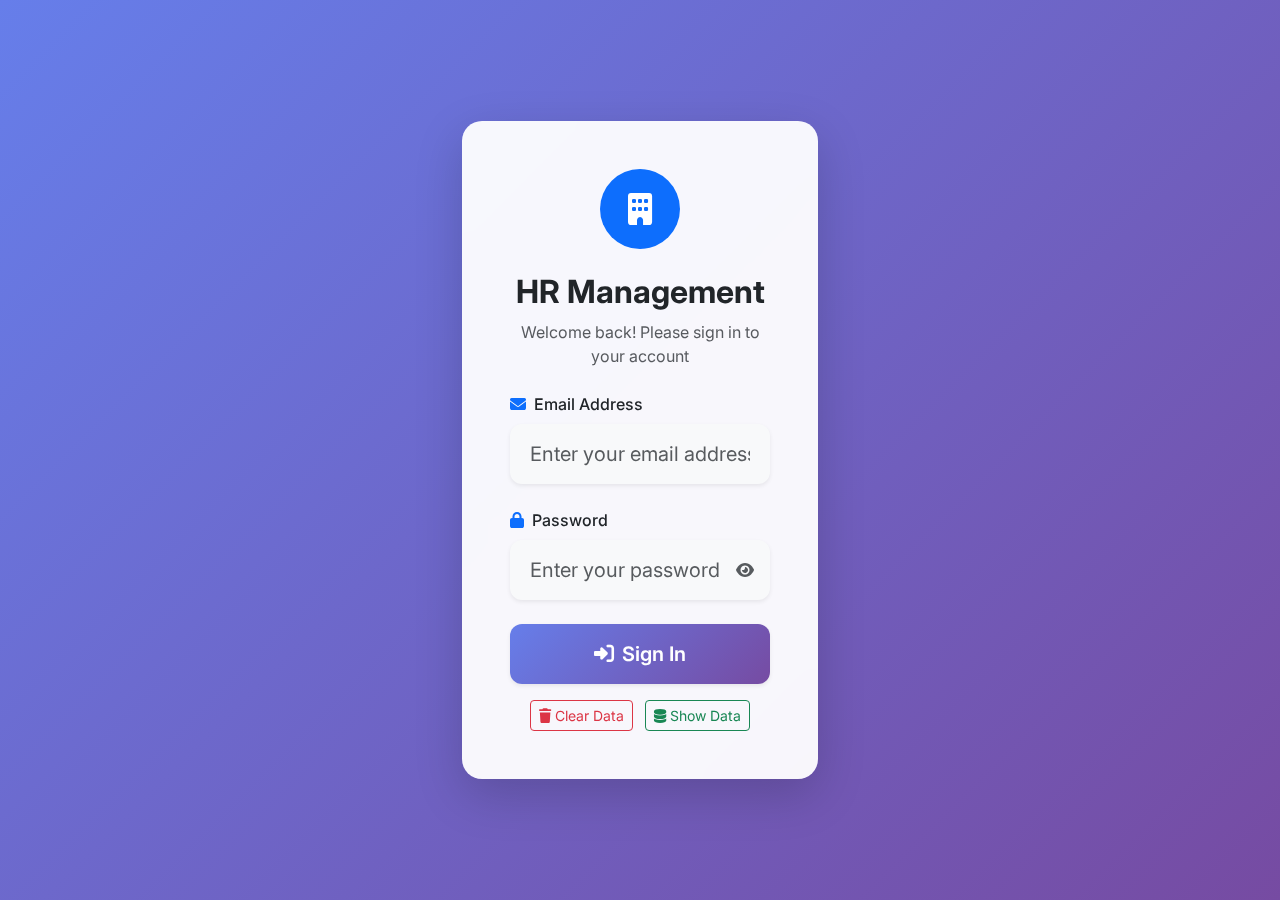
<file: index.html>
<!DOCTYPE html>
<html lang="en">
<head>
    <meta charset="UTF-8">
    <meta name="viewport" content="width=device-width, initial-scale=1.0">
    <title>HR Management System - Login</title>
    <link href="https://cdn.jsdelivr.net/npm/bootstrap@5.3.0/dist/css/bootstrap.min.css" rel="stylesheet">
    <link href="https://cdnjs.cloudflare.com/ajax/libs/font-awesome/6.4.0/css/all.min.css" rel="stylesheet">
    <link rel="preconnect" href="https://fonts.googleapis.com">
    <link rel="preconnect" href="https://fonts.gstatic.com" crossorigin>
    <link href="https://fonts.googleapis.com/css2?family=Inter:wght@300;400;500;600;700&display=swap" rel="stylesheet">
</head>
<body style="font-family: 'Inter', sans-serif; background: linear-gradient(135deg, #667eea 0%, #764ba2 100%); min-height: 100vh; display: flex; align-items: center; justify-content: center; margin: 0;">
    
    <!-- Background Pattern -->
    <div class="position-absolute w-100 h-100" style="background-image: url('data:image/svg+xml,%3Csvg width=%2260%22 height=%2260%22 viewBox=%220 0 60 60%22 xmlns=%22http://www.w3.org/2000/svg%22%3E%3Cg fill=%22none%22 fill-rule=%22evenodd%22%3E%3Cg fill=%22%23ffffff%22 fill-opacity=%220.05%22%3E%3Ccircle cx=%2230%22 cy=%2230%22 r=%222%22/%3E%3C/g%3E%3C/svg%3E'); opacity: 0.3;"></div>
    
    <div class="container">
        <div class="row justify-content-center">
            <div class="col-md-6 col-lg-5 col-xl-4">
                <div class="card shadow-lg border-0" style="border-radius: 20px; backdrop-filter: blur(10px); background: rgba(255, 255, 255, 0.95);">
                    <div class="card-body p-5">
                        <!-- Logo/Icon -->
                        <div class="text-center mb-4">
                            <div class="bg-primary rounded-circle d-inline-flex align-items-center justify-content-center" style="width: 80px; height: 80px;">
                                <i class="fas fa-building text-white" style="font-size: 2rem;"></i>
                            </div>
                        </div>
                        
                        <!-- Title -->
                        <div class="text-center mb-4">
                            <h2 class="fw-bold text-dark mb-2">HR Management</h2>
                            <p class="text-muted mb-0">Welcome back! Please sign in to your account</p>
                        </div>

                        <!-- Login Form -->
                        <form id="login-form" novalidate>
                            <div class="mb-4">
                                <label for="email" class="form-label text-dark fw-medium">
                                    <i class="fas fa-envelope me-2 text-primary"></i>Email Address
                                </label>
                                <input type="email" 
                                       id="email" 
                                       class="form-control form-control-lg border-0 shadow-sm" 
                                       placeholder="Enter your email address"
                                       style="background: #f8f9fa; border-radius: 12px; padding: 15px 20px; transition: all 0.3s ease;"
                                       required>
                                <div class="invalid-feedback">
                                    Please enter a valid email address.
                                </div>
                            </div>
                            
                            <div class="mb-4">
                                <label for="password" class="form-label text-dark fw-medium">
                                    <i class="fas fa-lock me-2 text-primary"></i>Password
                                </label>
                                <div class="position-relative">
                                    <input type="password" 
                                           id="password" 
                                           class="form-control form-control-lg border-0 shadow-sm" 
                                           placeholder="Enter your password"
                                           style="background: #f8f9fa; border-radius: 12px; padding: 15px 20px; padding-right: 50px; transition: all 0.3s ease;"
                                           required
                                           minlength="3">
                                    <button type="button" 
                                            class="btn position-absolute end-0 top-50 translate-middle-y me-3 p-0 border-0 bg-transparent"
                                            onclick="togglePassword()"
                                            style="z-index: 10;">
                                        <i id="password-toggle" class="fas fa-eye text-muted"></i>
                                    </button>
                                </div>
                                <div class="invalid-feedback">
                                    Password must be at least 3 characters long.
                                </div>
                            </div>

                            <!-- Sign In Button -->
                            <button type="submit" 
                                    id="sign-in-btn"
                                    class="btn btn-primary btn-lg w-100 fw-semibold shadow-sm"
                                    style="border-radius: 12px; padding: 15px; background: linear-gradient(135deg, #667eea 0%, #764ba2 100%); border: none; transition: all 0.3s ease;">
                                <span id="btn-text">
                                    <i class="fas fa-sign-in-alt me-2"></i>Sign In
                                </span>
                                <span id="btn-loading" class="d-none">
                                    <i class="fas fa-spinner fa-spin me-2"></i>Signing In...
                                </span>
                            </button>
                        </form>

                        <!-- Success Message -->
                        <div id="success-message" class="d-none mt-3">
                            <div class="alert alert-success border-0 shadow-sm" style="border-radius: 12px; background: linear-gradient(135deg, #d4edda 0%, #c3e6cb 100%);">
                                <i class="fas fa-check-circle me-2"></i>
                                <span id="success-text">Login successful! Redirecting...</span>
                            </div>
                        </div>

                        <!-- Enhanced Error Message -->
                        <div id="error-message" class="d-none mt-3">
                            <div class="alert alert-danger border-0 shadow-sm position-relative" style="border-radius: 12px; background: linear-gradient(135deg, #f8d7da 0%, #f5c6cb 100%); animation: slideIn 0.3s ease-out;">
                                <button type="button" class="btn-close position-absolute top-0 end-0 mt-2 me-2" onclick="hideError()"></button>
                                <div class="d-flex align-items-center">
                                    <i class="fas fa-exclamation-triangle me-3 text-danger" style="font-size: 1.2rem;"></i>
                                    <div>
                                        <strong>Login Failed</strong><br>
                                        <span id="error-text"></span>
                                    </div>
                                </div>
                            </div>
                        </div>
                        
                        
                        <!-- Debug buttons -->
                        <div class="mt-3 text-center">
                            <button type="button" onclick="clearAndReload()" class="btn btn-outline-danger btn-sm me-2">
                                <i class="fas fa-trash me-1"></i>Clear Data
                            </button>
                            <button type="button" onclick="showStorageData()" class="btn btn-outline-success btn-sm">
                                <i class="fas fa-database me-1"></i>Show Data
                            </button>
                        </div>
                    </div>
                </div>
            </div>
        </div>
    </div>

    <style>
        @keyframes slideIn {
            from {
                opacity: 0;
                transform: translateY(-20px);
            }
            to {
                opacity: 1;
                transform: translateY(0);
            }
        }
        
        @keyframes shake {
            0%, 100% { transform: translateX(0); }
            10%, 30%, 50%, 70%, 90% { transform: translateX(-5px); }
            20%, 40%, 60%, 80% { transform: translateX(5px); }
        }
        
        .form-control:focus {
            box-shadow: 0 0 0 0.25rem rgba(102, 126, 234, 0.25) !important;
            border-color: #667eea !important;
            background: #ffffff !important;
        }
        
        .form-control.is-invalid {
            border: 2px solid #dc3545 !important;
            animation: shake 0.5s ease-in-out;
        }
        
        .form-control.is-valid {
            border: 2px solid #28a745 !important;
        }
        
        .btn:hover {
            transform: translateY(-2px);
            box-shadow: 0 8px 25px rgba(102, 126, 234, 0.4);
        }
        
        .alert {
            animation: slideIn 0.3s ease-out;
        }
        
        .card {
            transition: all 0.3s ease;
        }
        
        .card:hover {
            transform: translateY(-5px);
            box-shadow: 0 20px 40px rgba(0, 0, 0, 0.1) !important;
        }
    </style>

    <script src="https://cdn.jsdelivr.net/npm/bootstrap@5.3.0/dist/js/bootstrap.bundle.min.js"></script>
    <script src="js/storage.js"></script>
    <script src="js/auth.js"></script>
    <script>
        function togglePassword() {
            const passwordInput = document.getElementById('password');
            const toggleIcon = document.getElementById('password-toggle');
            
            if (passwordInput.type === 'password') {
                passwordInput.type = 'text';
                toggleIcon.className = 'fas fa-eye-slash text-muted';
            } else {
                passwordInput.type = 'password';
                toggleIcon.className = 'fas fa-eye text-muted';
            }
        }
        
        function clearAndReload() {
            localStorage.clear();
            console.log('Cleared localStorage, reloading data...');
            initializeData().then(() => {
                console.log('Data reloaded');
            });
        }
        
        function showStorageData() {
            const employees = JSON.parse(localStorage.getItem('employees') || '[]');
            console.log('Current employees in storage:', employees);
            alert(`Found ${employees.length} employees in storage. Check console for details.`);
        }
        
        // Enhanced error display
        function showError(message) {
            const errorDiv = document.getElementById('error-message');
            const errorText = document.getElementById('error-text');
            errorText.textContent = message;
            errorDiv.classList.remove('d-none');
            
            // Auto-hide after 8 seconds
            setTimeout(() => {
                hideError();
            }, 8000);
        }
        
        function hideError() {
            const errorDiv = document.getElementById('error-message');
            errorDiv.classList.add('d-none');
        }
        
        function showSuccess(message) {
            const successDiv = document.getElementById('success-message');
            const successText = document.getElementById('success-text');
            successText.textContent = message;
            successDiv.classList.remove('d-none');
            
            setTimeout(() => {
                successDiv.classList.add('d-none');
            }, 3000);
        }
        
        function setLoading(isLoading) {
            const btn = document.getElementById('sign-in-btn');
            const btnText = document.getElementById('btn-text');
            const btnLoading = document.getElementById('btn-loading');
            
            if (isLoading) {
                btn.disabled = true;
                btnText.classList.add('d-none');
                btnLoading.classList.remove('d-none');
            } else {
                btn.disabled = false;
                btnText.classList.remove('d-none');
                btnLoading.classList.add('d-none');
            }
        }
        
        function validateField(field) {
            const value = field.value.trim();
            let isValid = true;
            
            if (field.type === 'email') {
                const emailRegex = /^[^\s@]+@[^\s@]+\.[^\s@]+$/;
                isValid = emailRegex.test(value) && value.length > 0;
            } else if (field.type === 'password') {
                isValid = value.length >= 3;
            } else {
                isValid = value.length > 0;
            }
            
            if (isValid) {
                field.classList.remove('is-invalid');
                field.classList.add('is-valid');
            } else {
                field.classList.remove('is-valid');
                field.classList.add('is-invalid');
            }
            
            return isValid;
        }
        
        // Real-time validation
        document.addEventListener('DOMContentLoaded', function() {
            const emailField = document.getElementById('email');
            const passwordField = document.getElementById('password');
            
            emailField.addEventListener('blur', () => validateField(emailField));
            passwordField.addEventListener('blur', () => validateField(passwordField));
            
            emailField.addEventListener('input', () => {
                if (emailField.classList.contains('is-invalid')) {
                    validateField(emailField);
                }
            });
            
            passwordField.addEventListener('input', () => {
                if (passwordField.classList.contains('is-invalid')) {
                    validateField(passwordField);
                }
            });
        });
        
        // Override the original functions
        window.showError = showError;
        window.showSuccess = showSuccess;
        window.setLoading = setLoading;
        window.validateField = validateField;
    </script>
</body>
</html>
</file>
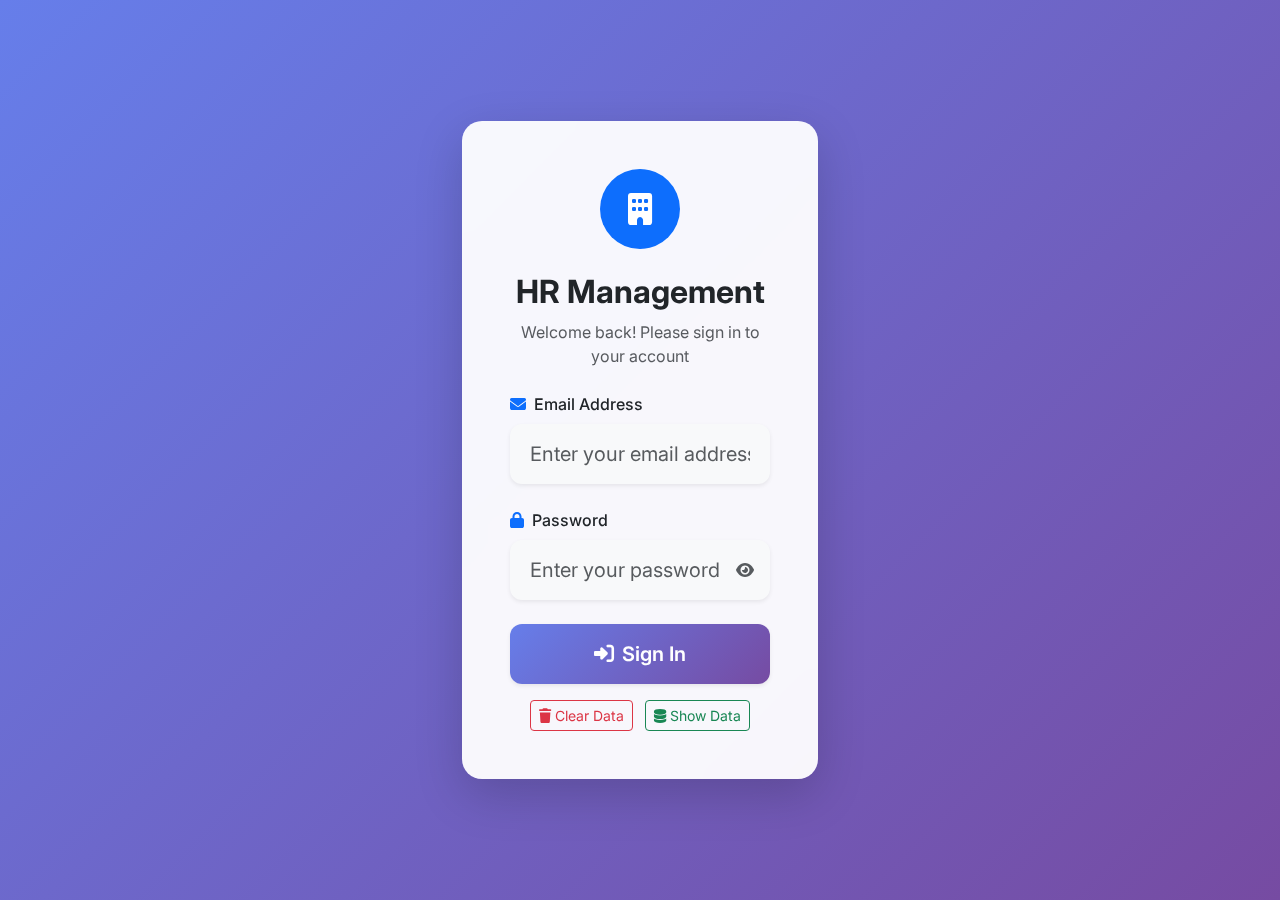
<file: manager.html>
<!DOCTYPE html>
<html lang="en">
<head>
    <meta charset="UTF-8">
    <meta name="viewport" content="width=device-width, initial-scale=1.0">
    <title>Approvals - Manager</title>
    <link href="https://cdn.jsdelivr.net/npm/bootstrap@5.3.0/dist/css/bootstrap.min.css" rel="stylesheet">
    <link rel="stylesheet" href="https://cdnjs.cloudflare.com/ajax/libs/font-awesome/6.4.0/css/all.min.css">
    <link rel="stylesheet" href="css/style.css">
</head>
<body>
    <nav class="navbar navbar-expand-lg navbar-dark bg-primary">
        <div class="container-fluid">
            <a class="navbar-brand" href="index.html">
                <i class="fas fa-users-cog me-2"></i>Manager Dashboard
            </a>
            <button class="navbar-toggler" type="button" data-bs-toggle="collapse" data-bs-target="#navbarNav">
                <span class="navbar-toggler-icon"></span>
            </button>
            <div class="collapse navbar-collapse" id="navbarNav">
                <ul class="navbar-nav me-auto">
                    <li class="nav-item">
                        <a class="nav-link active" href="manager.html">
                            <i class="fas fa-clipboard-check me-1"></i>Approvals Queue
                        </a>
                    </li>
                    <li class="nav-item">
                        <a class="nav-link" href="team-attendance.html">
                            <i class="fas fa-users me-1"></i>Team Attendance
                        </a>
                    </li>
                    <li class="nav-item">
                        <a class="nav-link" href="team-tasks.html">
                            <i class="fas fa-project-diagram me-1"></i>Team Tasks
                        </a>
                    </li>
                </ul>
                <button onclick="handleLogout()" class="btn btn-outline-light">
                    <i class="fas fa-sign-out-alt me-1"></i>Logout
                </button>
            </div>
        </div>
    </nav>

    <div class="container-fluid py-4">
        <div class="row">
            <div class="col-12">
                <h2 class="mb-4">
                    <i class="fas fa-user-tie me-2"></i>Welcome, <span id="manager-name"></span>!
                </h2>
            </div>
        </div>

        <!-- Summary Cards -->
        <div class="row mb-4">
            <div class="col-md-4 mb-3">
                <div class="card bg-warning text-white">
                    <div class="card-body">
                        <div class="d-flex justify-content-between">
                            <div>
                                <h6 class="card-title">Pending Requests</h6>
                                <h3 id="pending-count">0</h3>
                            </div>
                            <i class="fas fa-clock fa-2x opacity-75"></i>
                        </div>
                    </div>
                </div>
            </div>
            <div class="col-md-4 mb-3">
                <div class="card bg-info text-white">
                    <div class="card-body">
                        <div class="d-flex justify-content-between">
                            <div>
                                <h6 class="card-title">Team Members</h6>
                                <h3 id="team-count">0</h3>
                            </div>
                            <i class="fas fa-users fa-2x opacity-75"></i>
                        </div>
                    </div>
                </div>
            </div>
            <div class="col-md-4 mb-3">
                <div class="card bg-success text-white">
                    <div class="card-body">
                        <div class="d-flex justify-content-between">
                            <div>
                                <h6 class="card-title">Present Today</h6>
                                <h3 id="present-count">0</h3>
                            </div>
                            <i class="fas fa-check-circle fa-2x opacity-75"></i>
                        </div>
                    </div>
                </div>
            </div>
        </div>

        <!-- Approvals Queue -->
        <div class="row">
            <div class="col-12">
                <div class="card">
                    <div class="card-header">
                        <h5 class="card-title mb-0">
                            <i class="fas fa-clipboard-check me-2"></i>Approvals Queue
                        </h5>
                    </div>
                    <div class="card-body">
                        <div class="table-responsive">
                            <table class="table table-striped" id="requests-table">
                                <thead>
                                    <tr>
                                        <th>Request ID</th>
                                        <th>Employee Name</th>
                                        <th>Type</th>
                                        <th>Date</th>
                                        <th>Reason</th>
                                        <th>Actions</th>
                                    </tr>
                                </thead>
                                <tbody>
                                    <!-- Approval items will be populated here -->
                                </tbody>
                            </table>
                        </div>
                    </div>
                </div>
            </div>
        </div>
    </div>

    <script src="https://cdn.jsdelivr.net/npm/bootstrap@5.3.0/dist/js/bootstrap.bundle.min.js"></script>
    <script src="js/storage.js"></script>
    <script src="js/app.js"></script>
    <script src="js/manager.js"></script>
</body>
</html>
</file>
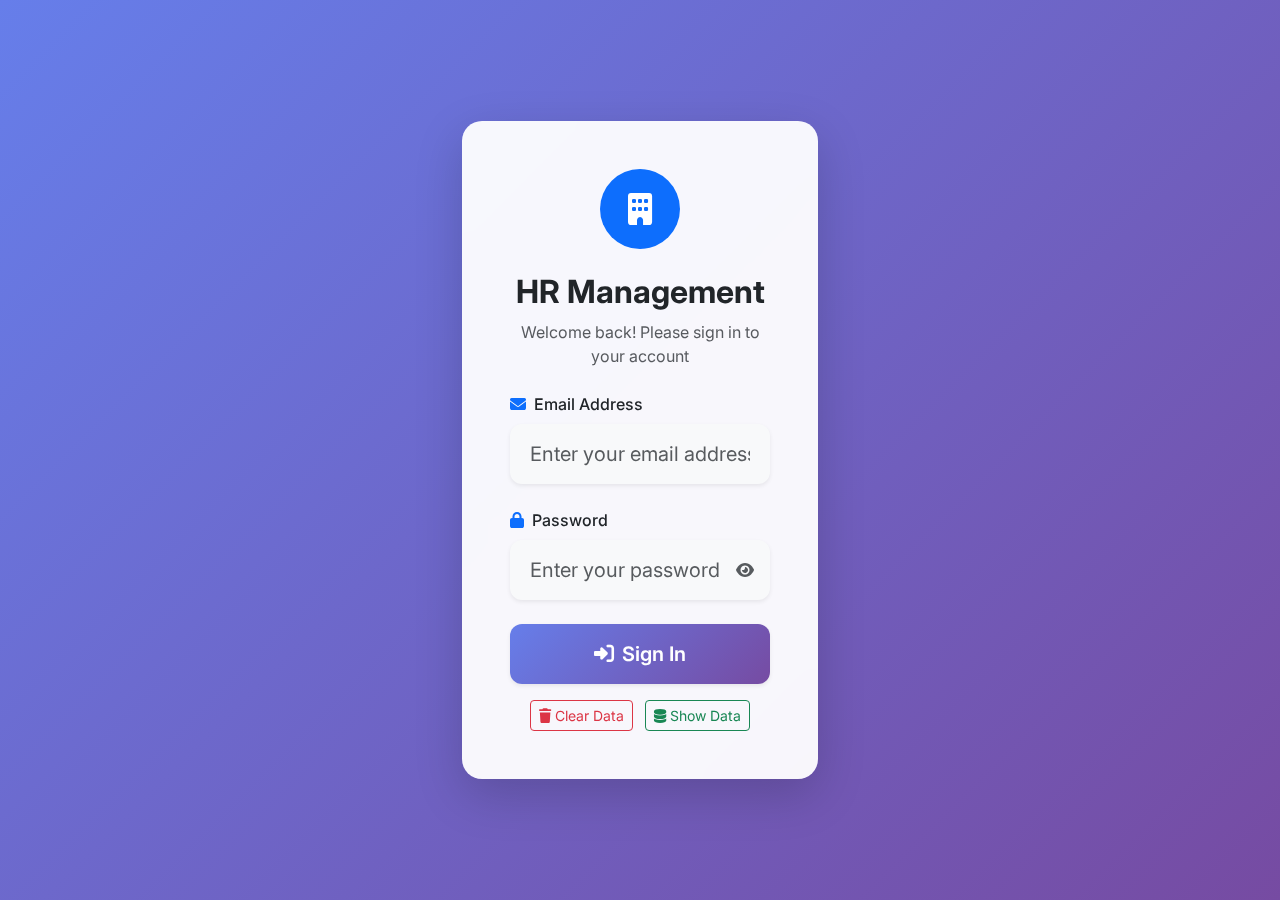
<file: requests.html>
<!DOCTYPE html>
<html lang="en">
<head>
    <meta charset="UTF-8">
    <meta name="viewport" content="width=device-width, initial-scale=1.0">
    <title>Request Center - Employee</title>
    <link href="https://cdn.jsdelivr.net/npm/bootstrap@5.3.0/dist/css/bootstrap.min.css" rel="stylesheet">
    <link rel="stylesheet" href="https://cdnjs.cloudflare.com/ajax/libs/font-awesome/6.4.0/css/all.min.css">
    <link rel="stylesheet" href="css/style.css">
    <link href="https://fonts.googleapis.com/css2?family=Inter:wght@300;400;500;600;700&display=swap" rel="stylesheet">
    <style>
        body {
            font-family: 'Inter', sans-serif;
            background: linear-gradient(135deg, #e3f2fd 0%, #f1f8e9 100%);
            min-height: 100vh;
        }
        .navbar {
            background: rgba(255, 255, 255, 0.95) !important;
            backdrop-filter: blur(10px);
            box-shadow: 0 2px 20px rgba(0, 0, 0, 0.1);
            border-bottom: 1px solid rgba(255, 255, 255, 0.2);
        }
        .navbar-brand, .nav-link {
            color: #333 !important;
        }
        .navbar-brand:hover, .nav-link:hover {
            color: #81d4fa !important;
        }
        .card {
            border: none;
            border-radius: 16px;
            box-shadow: 0 8px 32px rgba(0, 0, 0, 0.1);
            backdrop-filter: blur(10px);
            background: rgba(255, 255, 255, 0.95);
            transition: all 0.3s ease;
        }
        .card:hover {
            transform: translateY(-5px);
            box-shadow: 0 20px 60px rgba(0, 0, 0, 0.15);
        }
        .card-header {
            background: linear-gradient(135deg, #81d4fa 0%, #4fc3f7 100%);
            color: white;
            border-bottom: none;
            padding: 1.5rem;
            border-radius: 16px 16px 0 0 !important;
        }
        .page-header {
            background: rgba(255, 255, 255, 0.9);
            backdrop-filter: blur(10px);
            border-radius: 20px;
            padding: 2.5rem;
            margin-bottom: 2rem;
            box-shadow: 0 10px 40px rgba(0, 0, 0, 0.1);
            border: 1px solid rgba(255, 255, 255, 0.2);
        }
        .btn {
            border-radius: 12px;
            font-weight: 500;
            transition: all 0.3s ease;
        }
        .btn-primary {
            background: linear-gradient(135deg, #81d4fa 0%, #4fc3f7 100%);
            border: none;
        }
        .btn-primary:hover {
            transform: translateY(-2px);
            box-shadow: 0 8px 25px rgba(129, 212, 250, 0.4);
        }
        .form-control, .form-select {
            border-radius: 12px;
            border: 2px solid #e9ecef;
            padding: 12px 16px;
            transition: all 0.3s ease;
        }
        .form-control:focus, .form-select:focus {
            border-color: #81d4fa;
            box-shadow: 0 0 0 0.2rem rgba(129, 212, 250, 0.25);
        }
        .table {
            border-radius: 12px;
            overflow: hidden;
        }
        .table thead th {
            background: linear-gradient(135deg, #f8f9fa 0%, #e9ecef 100%);
            border: none;
            font-weight: 600;
            color: #495057;
        }
        .badge {
            border-radius: 20px;
            padding: 8px 16px;
            font-weight: 500;
        }
    </style>
</head>
<body>
    <nav class="navbar navbar-expand-lg navbar-dark bg-primary">
        <div class="container-fluid">
            <a class="navbar-brand" href="index.html">
                <i class="fas fa-user me-2"></i>Employee Portal
            </a>
            <button class="navbar-toggler" type="button" data-bs-toggle="collapse" data-bs-target="#navbarNav">
                <span class="navbar-toggler-icon"></span>
            </button>
            <div class="collapse navbar-collapse" id="navbarNav">
                <ul class="navbar-nav me-auto">
                    <li class="nav-item">
                        <a class="nav-link" href="employee.html">
                            <i class="fas fa-calendar-check me-1"></i>My Attendance
                        </a>
                    </li>
                    <li class="nav-item">
                        <a class="nav-link active" href="requests.html">
                            <i class="fas fa-paper-plane me-1"></i>Request Center
                        </a>
                    </li>
                    <li class="nav-item">
                        <a class="nav-link" href="tasks.html">
                            <i class="fas fa-tasks me-1"></i>My Tasks
                        </a>
                    </li>
                </ul>
                <button onclick="handleLogout()" class="btn btn-outline-light">
                    <i class="fas fa-sign-out-alt me-1"></i>Logout
                </button>
            </div>
        </div>
    </nav>

    <div class="container-fluid py-4">
        <!-- Enhanced Page Header -->
        <div class="row mb-4">
            <div class="col-12">
                <div class="page-header">
                    <div class="row align-items-center">
                        <div class="col-md-8">
                            <h1 class="display-6 fw-bold mb-2 text-primary">
                                <i class="fas fa-paper-plane me-3 text-primary"></i>Request Center
                            </h1>
                            <p class="text-muted mb-0">Submit leave requests, remote work applications, and track your request history</p>
                        </div>
                        <div class="col-md-4 text-end">
                            <div class="d-flex align-items-center justify-content-end">
                                <i class="fas fa-calendar-alt text-muted me-2"></i>
                                <span class="text-muted" id="current-date"></span>
                            </div>
                        </div>
                    </div>
                </div>
            </div>
        </div>

        <div class="row">
            <!-- New Request Form -->
            <div class="col-lg-4 mb-4">
                <div class="card">
                    <div class="card-header">
                        <h5 class="card-title mb-0">
                            <i class="fas fa-plus-circle me-2"></i>Submit New Request
                        </h5>
                    </div>
                    <div class="card-body">
                        <!-- Quota Display -->
                        <div class="mb-4" id="quotaDisplay">
                            <h6 class="text-muted mb-3">Monthly Quotas</h6>
                            <div class="row g-2">
                                <div class="col-6">
                                    <div class="text-center p-2 bg-light rounded">
                                        <small class="text-muted d-block">Tardiness</small>
                                        <span class="fw-bold" id="tardinessQuota">0/2</span>
                                    </div>
                                </div>
                                <div class="col-6">
                                    <div class="text-center p-2 bg-light rounded">
                                        <small class="text-muted d-block">Absence</small>
                                        <span class="fw-bold" id="absenceQuota">0/3</span>
                                    </div>
                                </div>
                                <div class="col-6">
                                    <div class="text-center p-2 bg-light rounded">
                                        <small class="text-muted d-block">WFH</small>
                                        <span class="fw-bold" id="wfhQuota">0/5</span>
                                    </div>
                                </div>
                                <div class="col-6">
                                    <div class="text-center p-2 bg-light rounded">
                                        <small class="text-muted d-block">Overtime</small>
                                        <span class="fw-bold" id="overtimeQuota">0/20h</span>
                                    </div>
                                </div>
                            </div>
                        </div>

                        <form id="newRequestForm">
                            <div class="mb-3">
                                <label for="requestType" class="form-label">Request Type</label>
                                <select id="requestType" class="form-select" required>
                                    <option value="">Select request type...</option>
                                    <option value="Tardiness">Tardiness Permission</option>
                                    <option value="Absence">Absence Request</option>
                                    <option value="Work from Home">Work from Home</option>
                                    <option value="Overtime">Overtime Request</option>
                                    <option value="Deadline Extension">Deadline Extension</option>
                                </select>
                            </div>
                            
                            <!-- Dynamic form fields based on request type -->
                            <div id="dynamicFields"></div>
                            
                            <div class="mb-3">
                                <label for="requestReason" class="form-label">Reason</label>
                                <textarea id="requestReason" class="form-control" rows="3" placeholder="Reason for request..." required></textarea>
                            </div>
                            
                            <div class="mb-3" id="quotaWarning" style="display: none;">
                                <div class="alert alert-warning mb-0">
                                    <i class="fas fa-exclamation-triangle me-2"></i>
                                    <span id="quotaWarningText"></span>
                                </div>
                            </div>
                            
                            <button type="submit" class="btn btn-primary w-100" id="submitBtn">
                                <i class="fas fa-paper-plane me-2"></i>Submit Request
                            </button>
                        </form>
                    </div>
                </div>
            </div>

            <!-- Request History -->
            <div class="col-lg-8 mb-4">
                <div class="card">
                    <div class="card-header">
                        <h5 class="card-title mb-0">
                            <i class="fas fa-history me-2"></i>My Request History
                        </h5>
                    </div>
                    <div class="card-body">
                        <div class="table-responsive">
                            <table class="table table-striped" id="requestsTable">
                                <thead>
                                    <tr>
                                        <th>Request ID</th>
                                        <th>Type</th>
                                        <th>Date</th>
                                        <th>Status</th>
                                        <th>Reason</th>
                                        <th>Actions</th>
                                    </tr>
                                </thead>
                                <tbody>
                                    <!-- Request history will be populated here -->
                                </tbody>
                            </table>
                        </div>
                    </div>
                </div>
            </div>
        </div>
    </div>

    <script src="https://cdn.jsdelivr.net/npm/bootstrap@5.3.0/dist/js/bootstrap.bundle.min.js"></script>
    <script src="js/app.js"></script>
    <script src="js/storage.js"></script>
    <script src="js/requests.js"></script>
</body>
</html>
</file>
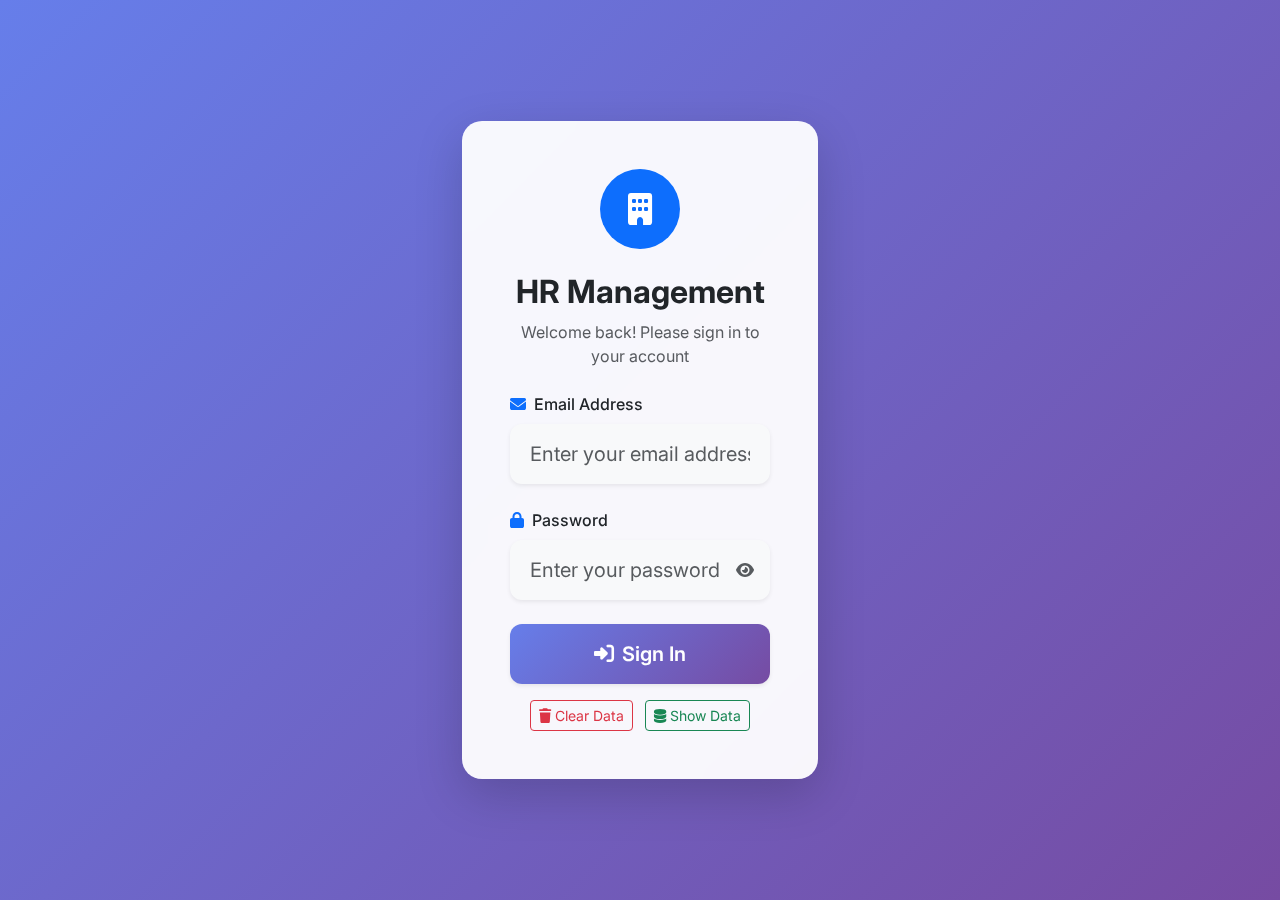
<file: security.html>
<!DOCTYPE html>
<html lang="en">
<head>
    <meta charset="UTF-8">
    <meta name="viewport" content="width=device-width, initial-scale=1.0">
    <title>Attendance Board - Security</title>
    <link href="https://cdn.jsdelivr.net/npm/bootstrap@5.3.0/dist/css/bootstrap.min.css" rel="stylesheet">
    <link rel="stylesheet" href="https://cdnjs.cloudflare.com/ajax/libs/font-awesome/6.4.0/css/all.min.css">
    <link rel="stylesheet" href="css/style.css">
</head>
<body>
    <nav class="navbar navbar-expand-lg navbar-dark bg-primary">
        <div class="container-fluid">
            <a class="navbar-brand" href="index.html">
                <i class="fas fa-shield-alt me-2"></i>Security Management
            </a>
            <button class="navbar-toggler" type="button" data-bs-toggle="collapse" data-bs-target="#navbarNav">
                <span class="navbar-toggler-icon"></span>
            </button>
            <div class="collapse navbar-collapse" id="navbarNav">
                <ul class="navbar-nav me-auto">
                    <li class="nav-item">
                        <a class="nav-link active" href="security.html">
                            <i class="fas fa-shield-alt me-1"></i>Attendance Board
                        </a>
                    </li>
                </ul>
                <span class="navbar-text me-3">
                    <i class="fas fa-user me-1"></i><span id="security-name">Security</span>
                </span>
                <button onclick="handleLogout()" class="btn btn-outline-light">
                    <i class="fas fa-sign-out-alt me-1"></i>Logout
                </button>
            </div>
        </div>
    </nav>

    <div class="container-fluid py-4">
        <div class="row">
            <div class="col-12">
                <h2 class="mb-4">
                    <i class="fas fa-shield-alt me-2"></i>Attendance Board
                </h2>
            </div>
        </div>

        <div class="row">
            <!-- Employee Check-in Form -->
            <div class="col-lg-4 mb-4">
                <div class="card">
                    <div class="card-header">
                        <h5 class="card-title mb-0">
                            <i class="fas fa-clock me-2"></i>Employee Check-in
                        </h5>
                    </div>
                    <div class="card-body">
                        <form id="attendance-form">
                            <div class="mb-3">
                                <label for="employee-id" class="form-label">Employee ID</label>
                                <input type="text" id="employee-id" class="form-control" placeholder="Enter Employee ID" required>
                            </div>
                            <button type="submit" class="btn btn-primary w-100">
                                <i class="fas fa-clock me-2"></i>Record Check-in
                            </button>
                        </form>
                    </div>
                </div>

                <!-- Quick Stats -->
                <div class="card mt-4">
                    <div class="card-header">
                        <h6 class="card-title mb-0">
                            <i class="fas fa-chart-bar me-2"></i>Today's Summary
                        </h6>
                    </div>
                    <div class="card-body">
                        <div class="row text-center">
                            <div class="col-6">
                                <div class="border-end">
                                    <h4 class="text-success mb-1" id="present-count">0</h4>
                                    <small class="text-muted">Present</small>
                                </div>
                            </div>
                            <div class="col-6">
                                <h4 class="text-warning mb-1" id="late-count">0</h4>
                                <small class="text-muted">Late</small>
                            </div>
                        </div>
                    </div>
                </div>
            </div>

            <!-- Today's Attendance Table -->
            <div class="col-lg-8 mb-4">
                <div class="card">
                    <div class="card-header">
                        <h5 class="card-title mb-0">
                            <i class="fas fa-calendar-day me-2"></i>Today's Attendance
                        </h5>
                    </div>
                    <div class="card-body">
                        <div class="table-responsive">
                            <table class="table table-striped" id="attendance-table">
                                <thead>
                                    <tr>
                                        <th>Employee ID</th>
                                        <th>Name</th>
                                        <th>Check-in Time</th>
                                        <th>Status</th>
                                    </tr>
                                </thead>
                                <tbody>
                                    <!-- Attendance records will be populated here -->
                                </tbody>
                            </table>
                        </div>
                    </div>
                </div>
            </div>
        </div>
    </div>

    <script src="https://cdn.jsdelivr.net/npm/bootstrap@5.3.0/dist/js/bootstrap.bundle.min.js"></script>
    <script src="js/app.js"></script>
    <script src="js/storage.js"></script>
    <script src="js/security.js"></script>
</body>
</html>
</file>
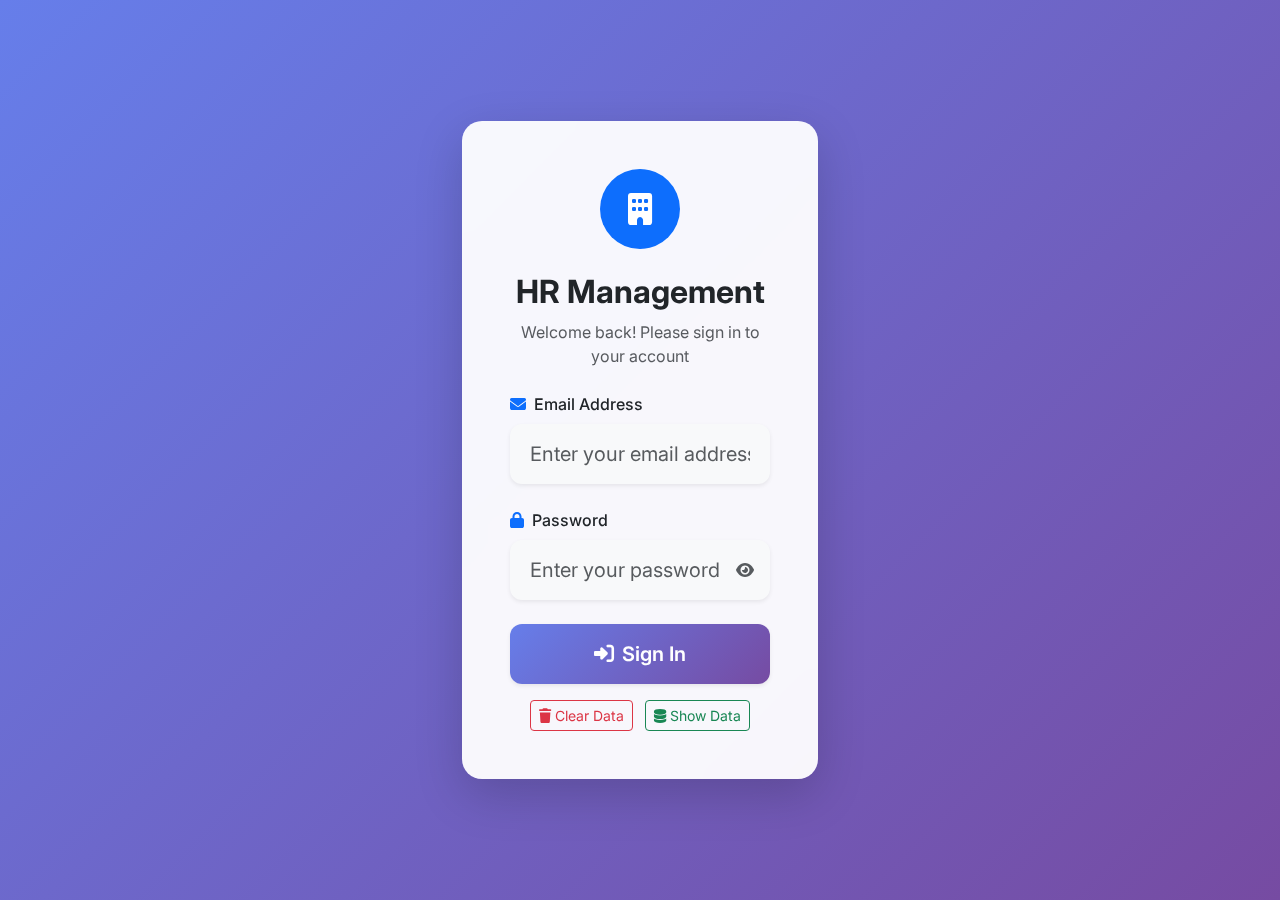
<file: settings.html>
<!DOCTYPE html>
<html lang="en">
<head>
    <meta charset="UTF-8">
    <meta name="viewport" content="width=device-width, initial-scale=1.0">
    <title>Settings - Admin</title>
    <link href="https://cdn.jsdelivr.net/npm/bootstrap@5.3.0/dist/css/bootstrap.min.css" rel="stylesheet">
    <link rel="stylesheet" href="https://cdnjs.cloudflare.com/ajax/libs/font-awesome/6.4.0/css/all.min.css">
    <link href="https://fonts.googleapis.com/css2?family=Inter:wght@300;400;500;600;700&display=swap" rel="stylesheet">
    <link rel="stylesheet" href="css/style.css">
    <style>
        body {
            font-family: 'Inter', sans-serif;
            background: linear-gradient(135deg, #e3f2fd 0%, #f1f8e9 100%);
            min-height: 100vh;
        }
        .navbar {
            background: rgba(255, 255, 255, 0.95) !important;
            backdrop-filter: blur(10px);
            box-shadow: 0 2px 20px rgba(0, 0, 0, 0.1);
            border-bottom: 1px solid rgba(255, 255, 255, 0.2);
        }
        .navbar-brand, .nav-link {
            color: #333 !important;
            font-weight: 500;
        }
        .navbar-brand:hover, .nav-link:hover {
            color: #667eea !important;
        }
        .btn-outline-light {
            color: #333;
            border-color: #333;
        }
        .btn-outline-light:hover {
            background-color: #667eea;
            border-color: #667eea;
            color: white;
        }
        .page-header {
            background: rgba(255, 255, 255, 0.95);
            backdrop-filter: blur(10px);
            border-radius: 20px;
            padding: 2.5rem;
            margin-bottom: 2rem;
            box-shadow: 0 10px 40px rgba(0, 0, 0, 0.1);
            border: 1px solid rgba(255, 255, 255, 0.2);
        }
        .settings-card {
            background: rgba(255, 255, 255, 0.95);
            backdrop-filter: blur(10px);
            border: none;
            border-radius: 16px;
            box-shadow: 0 8px 32px rgba(0, 0, 0, 0.1);
            transition: all 0.3s ease;
            overflow: hidden;
        }
        .settings-card:hover {
            transform: translateY(-5px);
            box-shadow: 0 20px 60px rgba(0, 0, 0, 0.15);
        }
        .card-header {
            background: linear-gradient(135deg, #667eea 0%, #764ba2 100%);
            color: white;
            border: none;
            padding: 1.5rem;
        }
        .form-control, .form-select {
            border-radius: 12px;
            border: 2px solid #e9ecef;
            padding: 0.75rem 1rem;
            transition: all 0.3s ease;
        }
        .form-control:focus, .form-select:focus {
            border-color: #667eea;
            box-shadow: 0 0 0 0.2rem rgba(102, 126, 234, 0.25);
        }
        .btn {
            border-radius: 12px;
            padding: 0.75rem 1.5rem;
            font-weight: 500;
            transition: all 0.3s ease;
        }
        .btn-primary {
            background: linear-gradient(135deg, #81d4fa 0%, #4fc3f7 100%);
            border: none;
            border-radius: 12px;
            padding: 12px 24px;
            font-weight: 500;
            transition: all 0.3s ease;
        }
        .btn-primary:hover {
            transform: translateY(-2px);
            box-shadow: 0 8px 25px rgba(102, 126, 234, 0.4);
        }
        .btn-success {
            background: linear-gradient(135deg, #a5d6a7 0%, #66bb6a 100%);
            border: none;
            border-radius: 12px;
            padding: 12px 24px;
            font-weight: 500;
            transition: all 0.3s ease;
        }
    </style>
</head>
<body>
    <nav class="navbar navbar-expand-lg navbar-dark bg-primary">
        <div class="container-fluid">
            <a class="navbar-brand" href="index.html">
                <i class="fas fa-cogs me-2"></i>System Settings
            </a>
            <button class="navbar-toggler" type="button" data-bs-toggle="collapse" data-bs-target="#navbarNav">
                <span class="navbar-toggler-icon"></span>
            </button>
            <div class="collapse navbar-collapse" id="navbarNav">
                <ul class="navbar-nav me-auto">
                    <li class="nav-item">
                        <a class="nav-link" href="admin.html">
                            <i class="fas fa-chart-bar me-1"></i>Company Reports
                        </a>
                    </li>
                    <li class="nav-item">
                        <a class="nav-link active" href="settings.html">
                            <i class="fas fa-cog me-1"></i>Settings
                        </a>
                    </li>
                </ul>
                <button onclick="handleLogout()" class="btn btn-outline-light">
                    <i class="fas fa-sign-out-alt me-1"></i>Logout
                </button>
            </div>
        </div>
    </nav>

    <div class="container-fluid py-4">
        <!-- Page Header -->
        <div class="page-header">
            <div class="row align-items-center">
                <div class="col-md-8">
                    <h1 class="fw-bold text-dark mb-2">
                        <i class="fas fa-cogs me-3 text-primary"></i>System Settings
                    </h1>
                    <p class="text-muted mb-0">Manage employee information and system configurations</p>
                </div>
                <div class="col-md-4 text-end">
                    <div class="d-flex align-items-center justify-content-end">
                        <i class="fas fa-shield-alt text-muted me-2"></i>
                        <span class="text-muted">Admin Panel</span>
                    </div>
                </div>
            </div>
        </div>

        <div class="row">
            <div class="col-lg-6 mb-4">
                <div class="card settings-card h-100">
                    <div class="card-header">
                        <h5 class="card-title mb-0 fw-semibold">
                            <i class="fas fa-user-edit me-2"></i>Update Employee
                        </h5>
                        <small class="opacity-75">Modify existing employee details</small>
                    </div>
                    <div class="card-body p-4">
                        <form id="update-employee-form">
                            <div class="mb-4">
                                <label for="employee-select" class="form-label fw-medium text-dark">Select Employee</label>
                                <select id="employee-select" class="form-select" required>
                                    <option value="">Choose an employee...</option>
                                    <!-- Employee options will be populated here -->
                                </select>
                            </div>
                            <div class="mb-4">
                                <label for="role-select" class="form-label fw-medium text-dark">New Role</label>
                                <select id="role-select" class="form-select" required>
                                    <option value="">Select role...</option>
                                    <option value="Employee">Employee</option>
                                    <option value="Manager">Manager</option>
                                    <option value="HR">HR</option>
                                    <option value="Security">Security</option>
                                </select>
                            </div>
                            <div class="mb-4">
                                <label for="department-select" class="form-label fw-medium text-dark">New Department</label>
                                <select id="department-select" class="form-select" required>
                                    <option value="">Select department...</option>
                                    <option value="Engineering">Engineering</option>
                                    <option value="HR">HR</option>
                                    <option value="Sales">Sales</option>
                                    <option value="Security">Security</option>
                                </select>
                            </div>
                            <button type="submit" class="btn btn-primary w-100">
                                <i class="fas fa-save me-2"></i>Update Employee
                            </button>
                        </form>
                    </div>
                </div>
            </div>

            <div class="col-lg-6 mb-4">
                <div class="card settings-card h-100">
                    <div class="card-header">
                        <h5 class="card-title mb-0 fw-semibold">
                            <i class="fas fa-user-plus me-2"></i>Add New Employee
                        </h5>
                        <small class="opacity-75">Create a new employee profile</small>
                    </div>
                    <div class="card-body p-4">
                        <form id="add-employee-form">
                            <div class="mb-4">
                                <label for="new-employee-name" class="form-label fw-medium text-dark">Full Name</label>
                                <input type="text" id="new-employee-name" class="form-control" placeholder="Enter full name" required>
                            </div>
                            <div class="mb-4">
                                <label for="new-employee-email" class="form-label fw-medium text-dark">Email Address</label>
                                <input type="email" id="new-employee-email" class="form-control" placeholder="Enter email address" required>
                            </div>
                            <div class="mb-4">
                                <label for="new-employee-role" class="form-label fw-medium text-dark">Role</label>
                                <select id="new-employee-role" class="form-select" required>
                                    <option value="">Select role...</option>
                                    <option value="Employee">Employee</option>
                                    <option value="Manager">Manager</option>
                                    <option value="HR">HR</option>
                                    <option value="Security">Security</option>
                                </select>
                            </div>
                            <div class="mb-4">
                                <label for="new-employee-department" class="form-label fw-medium text-dark">Department</label>
                                <select id="new-employee-department" class="form-select" required>
                                    <option value="">Select department...</option>
                                    <option value="Engineering">Engineering</option>
                                    <option value="HR">HR</option>
                                    <option value="Sales">Sales</option>
                                    <option value="Security">Security</option>
                                </select>
                            </div>
                            <button type="submit" class="btn btn-success w-100">
                                <i class="fas fa-plus me-2"></i>Add Employee
                            </button>
                        </form>
                    </div>
                </div>
            </div>
        </div>
    </div>

    <script src="https://cdn.jsdelivr.net/npm/bootstrap@5.3.0/dist/js/bootstrap.bundle.min.js"></script>
    <script src="js/app.js"></script>
    <script src="js/storage.js"></script>
    <script src="js/settings.js"></script>
</body>
</html>
</file>
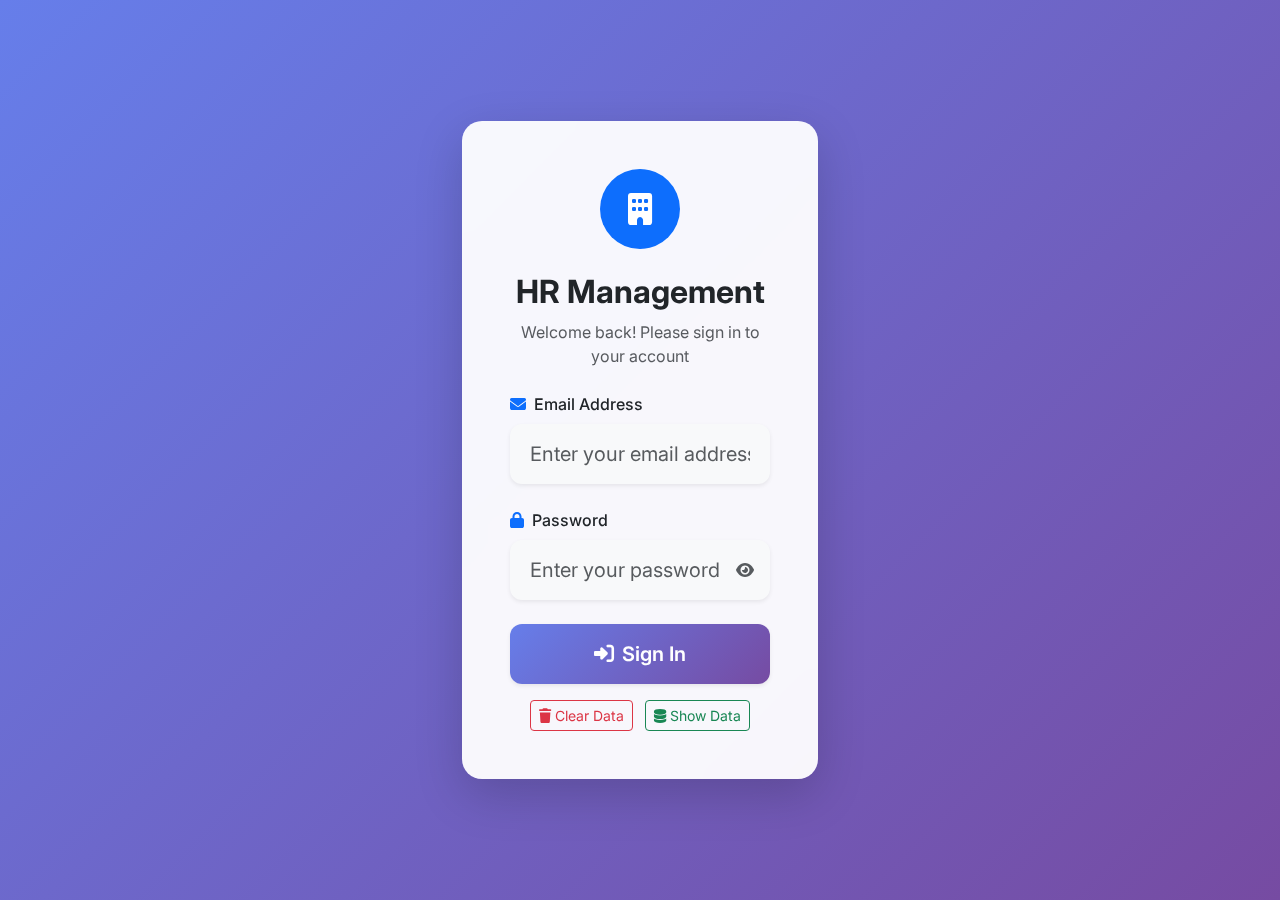
<file: team-attendance.html>
<!DOCTYPE html>
<html lang="en">
<head>
    <meta charset="UTF-8">
    <meta name="viewport" content="width=device-width, initial-scale=1.0">
    <title>Team Attendance - Manager</title>
    <link href="https://cdn.jsdelivr.net/npm/bootstrap@5.3.0/dist/css/bootstrap.min.css" rel="stylesheet">
    <link rel="stylesheet" href="https://cdnjs.cloudflare.com/ajax/libs/font-awesome/6.4.0/css/all.min.css">
    <link href="https://fonts.googleapis.com/css2?family=Inter:wght@300;400;500;600;700&display=swap" rel="stylesheet">
    <link rel="stylesheet" href="css/style.css">
    <style>
        body {
            font-family: 'Inter', sans-serif;
            background: linear-gradient(135deg, #e3f2fd 0%, #f1f8e9 100%);
            min-height: 100vh;
        }
        .navbar {
            background: rgba(255, 255, 255, 0.95) !important;
            backdrop-filter: blur(10px);
            box-shadow: 0 2px 20px rgba(0, 0, 0, 0.1);
            border-bottom: 1px solid rgba(255, 255, 255, 0.2);
        }
        .navbar-brand, .nav-link {
            color: #333 !important;
            font-weight: 500;
        }
        .navbar-brand:hover, .nav-link:hover {
            color: #667eea !important;
        }
        .btn-outline-light {
            color: #333;
            border-color: #333;
        }
        .btn-outline-light:hover {
            background-color: #667eea;
            border-color: #667eea;
            color: white;
        }
        .page-header {
            background: rgba(255, 255, 255, 0.95);
            backdrop-filter: blur(10px);
            border-radius: 20px;
            padding: 2.5rem;
            margin-bottom: 2rem;
            box-shadow: 0 10px 40px rgba(0, 0, 0, 0.1);
            border: 1px solid rgba(255, 255, 255, 0.2);
        }
        .attendance-section {
            background: rgba(255, 255, 255, 0.95);
            backdrop-filter: blur(10px);
            border: none;
            border-radius: 20px;
            box-shadow: 0 10px 40px rgba(0, 0, 0, 0.1);
            overflow: hidden;
        }
        .table-container {
            border-radius: 10px;
            overflow: hidden;
        }
    </style>
</head>
<body>
    <nav class="navbar navbar-expand-lg navbar-dark bg-primary">
        <div class="container-fluid">
            <a class="navbar-brand" href="index.html">
                <i class="fas fa-users-cog me-2"></i>Manager Dashboard
            </a>
            <button class="navbar-toggler" type="button" data-bs-toggle="collapse" data-bs-target="#navbarNav">
                <span class="navbar-toggler-icon"></span>
            </button>
            <div class="collapse navbar-collapse" id="navbarNav">
                <ul class="navbar-nav me-auto">
                    <li class="nav-item">
                        <a class="nav-link" href="manager.html">
                            <i class="fas fa-clipboard-check me-1"></i>Approvals Queue
                        </a>
                    </li>
                    <li class="nav-item">
                        <a class="nav-link active" href="team-attendance.html">
                            <i class="fas fa-users me-1"></i>Team Attendance
                        </a>
                    </li>
                    <li class="nav-item">
                        <a class="nav-link" href="team-tasks.html">
                            <i class="fas fa-project-diagram me-1"></i>Team Tasks
                        </a>
                    </li>
                </ul>
                <button onclick="handleLogout()" class="btn btn-outline-light">
                    <i class="fas fa-sign-out-alt me-1"></i>Logout
                </button>
            </div>
        </div>
    </nav>

    <div class="container-fluid py-4">
        <!-- Page Header -->
        <div class="page-header">
            <div class="row align-items-center">
                <div class="col-md-8">
                    <h1 class="fw-bold text-dark mb-2">
                        <i class="fas fa-users me-3 text-primary"></i>Team Attendance
                    </h1>
                    <p class="text-muted mb-0">Monitor and track your team's attendance records</p>
                </div>
                <div class="col-md-4 text-end">
                    <div class="d-flex align-items-center justify-content-end">
                        <i class="fas fa-calendar-alt text-muted me-2"></i>
                        <span class="text-muted" id="current-date"></span>
                    </div>
                </div>
            </div>
        </div>

        <div class="row">
            <div class="col-12">
                <div class="card attendance-section">
                    <div class="card-header" style="background: linear-gradient(135deg, #81d4fa 0%, #4fc3f7 100%); color: white; padding: 1.5rem;">
                        <div class="d-flex justify-content-between align-items-center">
                            <div>
                                <h4 class="card-title mb-0 fw-semibold">
                                    <i class="fas fa-calendar-check me-2"></i>Team Attendance Records
                                </h4>
                                <small class="opacity-75">Track daily attendance for your team members</small>
                            </div>
                            <div class="d-flex gap-2">
                                <button class="btn btn-outline-light btn-sm">
                                    <i class="fas fa-filter me-1"></i>Filter
                                </button>
                                <button class="btn btn-light btn-sm">
                                    <i class="fas fa-download me-1"></i>Export
                                </button>
                            </div>
                        </div>
                    </div>
                    <div class="card-body p-4">
                        <div class="table-container">
                            <table class="table table-hover" id="team-attendance-table">
                                <thead class="table-light">
                                    <tr>
                                        <th class="fw-semibold">Employee Name</th>
                                        <th class="fw-semibold">Date</th>
                                        <th class="fw-semibold">Check-in Time</th>
                                        <th class="fw-semibold">Status</th>
                                    </tr>
                                </thead>
                                <tbody>
                                    <!-- Team attendance will be populated here -->
                                </tbody>
                            </table>
                        </div>
                    </div>
                </div>
            </div>
        </div>
    </div>

    <script src="https://cdn.jsdelivr.net/npm/bootstrap@5.3.0/dist/js/bootstrap.bundle.min.js"></script>
    <script src="js/app.js"></script>
    <script src="js/storage.js"></script>
    <script src="js/team-attendance.js"></script>
</body>
</html>
</file>
<file: css/style.css>
@import url('https://fonts.googleapis.com/css2?family=Inter:wght@300;400;500;600;700&family=Poppins:wght@300;400;500;600;700&display=swap');

/* CSS Variables */
:root {
    --primary-color: #2563eb;
    --primary-hover: #1d4ed8;
    --secondary-color: #64748b;
    --success-color: #10b981;
    --danger-color: #ef4444;
    --warning-color: #f59e0b;
    --info-color: #06b6d4;
    --light-color: #f8fafc;
    --dark-color: #1e293b;
    --bg-color: #f1f5f9;
    --text-color: #334155;
    --text-muted: #64748b;
    --border-color: #e2e8f0;
    --card-shadow: 0 4px 6px -1px rgba(0, 0, 0, 0.1), 0 2px 4px -1px rgba(0, 0, 0, 0.06);
    --card-shadow-hover: 0 10px 15px -3px rgba(0, 0, 0, 0.1), 0 4px 6px -2px rgba(0, 0, 0, 0.05);
    --gradient-primary: linear-gradient(135deg, #667eea 0%, #764ba2 100%);
    --gradient-success: linear-gradient(135deg, #84fab0 0%, #8fd3f4 100%);
    --border-radius: 8px;
    --border-radius-lg: 12px;
    --transition: all 0.2s cubic-bezier(0.4, 0, 0.2, 1);
}

/* Base Styles */
* {
    box-sizing: border-box;
    margin: 0;
    padding: 0;
}

body {
    font-family: 'Inter', -apple-system, BlinkMacSystemFont, 'Segoe UI', sans-serif;
    background: var(--bg-color);
    color: var(--text-color);
    line-height: 1.6;
    font-size: 14px;
    -webkit-font-smoothing: antialiased;
    -moz-osx-font-smoothing: grayscale;
}

.container {
    max-width: 1200px;
    margin: 0 auto;
    padding: 24px;
    background: #fff;
    border-radius: var(--border-radius-lg);
    box-shadow: var(--card-shadow);
    min-height: calc(100vh - 120px);
}

h1, h2, h3 {
    font-family: 'Poppins', sans-serif;
    font-weight: 600;
    margin-bottom: 1rem;
    color: var(--dark-color);
    letter-spacing: -0.025em;
}

h1 { font-size: 2rem; }
h2 { font-size: 1.5rem; }
h3 { font-size: 1.25rem; }

/* Header */
.main-header {
    background: var(--gradient-primary);
    color: white;
    padding: 1rem 2rem;
    display: flex;
    justify-content: space-between;
    align-items: center;
    box-shadow: var(--card-shadow);
    position: sticky;
    top: 0;
    z-index: 100;
}

.main-header h1 {
    margin: 0;
    font-size: 1.5rem;
}

.main-header a {
    color: white;
    text-decoration: none;
    transition: var(--transition);
}

.main-header a:hover {
    opacity: 0.8;
}

.button-logout {
    background: transparent;
    color: white;
    border: 1px solid rgba(255, 255, 255, 0.3);
    padding: 8px 16px;
    border-radius: 4px;
    cursor: pointer;
    font-size: 14px;
    transition: all 0.3s ease;
}

.button-logout:hover {
    background: rgba(255, 255, 255, 0.1);
    border-color: rgba(255, 255, 255, 0.5);
}

.main-header nav {
    display: flex;
    gap: 2rem;
}

.main-header nav a {
    padding: 0.5rem 1rem;
    border-radius: var(--border-radius);
    transition: var(--transition);
}

.main-header nav a:hover {
    background: rgba(255, 255, 255, 0.1);
}

/* Forms */
form {
    display: flex;
    flex-direction: column;
    gap: 20px;
}

.form-group {
    display: flex;
    flex-direction: column;
    gap: 6px;
}

.form-label {
    font-weight: 500;
    color: var(--dark-color);
    font-size: 0.875rem;
}

input, select, textarea {
    padding: 12px 16px;
    border-radius: var(--border-radius);
    border: 2px solid var(--border-color);
    font-family: inherit;
    font-size: 0.875rem;
    transition: var(--transition);
    background: white;
}

input:focus, select:focus, textarea:focus {
    outline: none;
    border-color: var(--primary-color);
    box-shadow: 0 0 0 3px rgba(37, 99, 235, 0.1);
}

textarea {
    resize: vertical;
    min-height: 100px;
}

button {
    background: var(--primary-color);
    color: white;
    border: none;
    padding: 12px 24px;
    border-radius: var(--border-radius);
    font-weight: 500;
    font-size: 0.875rem;
    cursor: pointer;
    transition: var(--transition);
    display: inline-flex;
    align-items: center;
    justify-content: center;
    gap: 8px;
}

button:hover {
    background: var(--primary-hover);
    transform: translateY(-1px);
    box-shadow: var(--card-shadow);
}

button:active {
    transform: translateY(0);
}

.btn-secondary {
    background: var(--secondary-color);
}

.btn-success {
    background: var(--success-color);
}

.btn-danger {
    background: var(--danger-color);
}

/* Tables */
.data-table {
    width: 100%;
    border-collapse: collapse;
    border-radius: var(--border-radius);
    overflow: hidden;
    box-shadow: 0 1px 3px rgba(0, 0, 0, 0.1);
}

.data-table th, .data-table td {
    padding: 16px;
    text-align: left;
    border-bottom: 1px solid var(--border-color);
}

.data-table th {
    background: var(--light-color);
    font-weight: 600;
    color: var(--dark-color);
    font-size: 0.875rem;
    text-transform: uppercase;
    letter-spacing: 0.05em;
}

.data-table tbody tr {
    transition: var(--transition);
}

.data-table tbody tr:hover {
    background: rgba(37, 99, 235, 0.02);
}

.data-table tbody tr:last-child td {
    border-bottom: none;
}

/* Card layout for content sections */
.card {
    background: white;
    padding: 32px;
    border-radius: var(--border-radius-lg);
    margin-bottom: 24px;
    border: 1px solid var(--border-color);
    box-shadow: var(--card-shadow);
    transition: var(--transition);
}

.card:hover {
    box-shadow: var(--card-shadow-hover);
}

.card h3 {
    margin-bottom: 20px;
    padding-bottom: 12px;
    border-bottom: 2px solid var(--light-color);
}

/* Form Container */
.form-container {
    max-width: 600px;
}

/* Charts Container */
.charts-container {
    display: grid;
    grid-template-columns: 1fr 1fr;
    gap: 24px;
    margin-bottom: 24px;
}

@media (max-width: 768px) {
    .charts-container {
        grid-template-columns: 1fr;
    }
}

/* Status Indicators */
.status-indicator {
    display: inline-flex;
    align-items: center;
    gap: 8px;
    font-size: 0.875rem;
    font-weight: 500;
}

.status-dot {
    width: 8px;
    height: 8px;
    border-radius: 50%;
}

.status-dot.success { background: var(--success-color); }
.status-dot.warning { background: var(--warning-color); }
.status-dot.danger { background: var(--danger-color); }
.status-dot.info { background: var(--info-color); }

/* Navigation Grid */
.nav-grid {
    display: grid;
    grid-template-columns: repeat(auto-fit, minmax(280px, 1fr));
    gap: 24px;
    margin-top: 32px;
}

.nav-card {
    background: white;
    padding: 32px;
    border-radius: var(--border-radius-lg);
    border: 1px solid var(--border-color);
    box-shadow: var(--card-shadow);
    transition: var(--transition);
    text-decoration: none;
    color: inherit;
}

.nav-card:hover {
    transform: translateY(-4px);
    box-shadow: var(--card-shadow-hover);
    text-decoration: none;
    color: inherit;
}

.nav-card h2 {
    margin: 0 0 12px 0;
    color: var(--primary-color);
    font-size: 1.25rem;
}

.nav-card p {
    color: var(--text-muted);
    margin: 0;
    font-size: 0.875rem;
    line-height: 1.5;
}

.nav-card ul {
    list-style: none;
    padding: 0;
    margin-top: 20px;
}

.nav-card ul li {
    margin-bottom: 8px;
}

.nav-card ul li a {
    text-decoration: none;
    color: var(--primary-color);
    display: block;
    padding: 8px 12px;
    border-radius: var(--border-radius);
    transition: var(--transition);
    font-weight: 500;
    font-size: 0.875rem;
}

.nav-card ul li a:hover {
    background: var(--light-color);
    color: var(--primary-hover);
}

/* Responsive Design */
@media (max-width: 768px) {
    .container {
        margin: 0;
        padding: 16px;
        border-radius: 0;
    }
    
    .main-header {
        padding: 1rem;
        flex-direction: column;
        gap: 1rem;
    }
    
    .main-header nav {
        gap: 1rem;
    }
    
    .nav-grid {
        grid-template-columns: 1fr;
        gap: 16px;
    }
    
    .charts-container {
        grid-template-columns: 1fr;
    }
}

/* Kanban Board Styles */
.kanban-board {
    display: flex;
    gap: 20px;
    margin-top: 20px;
    overflow-x: auto;
    padding: 10px 0;
}

.kanban-column {
    flex: 1;
    min-width: 300px;
    background: #f8f9fa;
    border-radius: 8px;
    padding: 15px;
}

.kanban-column h3 {
    margin: 0 0 15px 0;
    color: var(--primary-color);
    text-align: center;
    font-size: 1.1rem;
    border-bottom: 2px solid var(--primary-color);
    padding-bottom: 8px;
}

.kanban-tasks {
    min-height: 400px;
}

.kanban-card {
    background: white;
    border-radius: 6px;
    padding: 12px;
    margin-bottom: 10px;
    box-shadow: 0 2px 4px rgba(0,0,0,0.1);
    border-left: 4px solid var(--primary-color);
    transition: transform 0.2s ease, box-shadow 0.2s ease;
}

.kanban-card:hover {
    transform: translateY(-2px);
    box-shadow: 0 4px 8px rgba(0,0,0,0.15);
}

.kanban-card-header {
    display: flex;
    justify-content: space-between;
    align-items: flex-start;
    margin-bottom: 8px;
}

.kanban-card-header h4 {
    margin: 0;
    font-size: 0.95rem;
    color: var(--text-primary);
    flex: 1;
}

.kanban-card p {
    margin: 8px 0;
    font-size: 0.85rem;
    color: var(--text-muted);
    line-height: 1.4;
}

.kanban-card-footer {
    margin-top: 10px;
    padding-top: 8px;
    border-top: 1px solid #eee;
}

.kanban-card-footer small {
    font-size: 0.75rem;
    color: var(--text-muted);
}

/* Form Container Styles */
.form-container {
    margin-bottom: 30px;
}

.form-container form {
    display: grid;
    gap: 15px;
}

.form-container select,
.form-container input,
.form-container textarea {
    padding: 10px;
    border: 1px solid #ddd;
    border-radius: 4px;
    font-size: 14px;
}

.form-container textarea {
    min-height: 80px;
    resize: vertical;
}

.form-container button {
    background: var(--primary-color);
    color: white;
    border: none;
    padding: 12px 20px;
    border-radius: 4px;
    cursor: pointer;
    font-size: 14px;
    font-weight: 500;
    transition: background-color 0.3s ease;
}

.form-container button:hover {
    background: var(--primary-dark);
}

/* Task Action Buttons */
.task-actions {
    margin-top: 8px;
}

.btn-small {
    padding: 6px 12px;
    font-size: 0.75rem;
    border: none;
    border-radius: 4px;
    cursor: pointer;
    font-weight: 500;
    transition: background-color 0.3s ease;
}

.btn-primary {
    background: var(--primary-color);
    color: white;
}

.btn-primary:hover {
    background: var(--primary-dark);
}

/* Notification Animations */
@keyframes slideIn {
    from {
        transform: translateX(100%);
        opacity: 0;
    }
    to {
        transform: translateX(0);
        opacity: 1;
    }
}

@keyframes slideOut {
    from {
        transform: translateX(0);
        opacity: 1;
    }
    to {
        transform: translateX(100%);
        opacity: 0;
    }
}

/* Import Component Styles */
@import url('../components/badge.css');
@import url('../components/modal.css');
@import url('../components/datatable.css');
@import url('../components/kanban.css');
</file>
